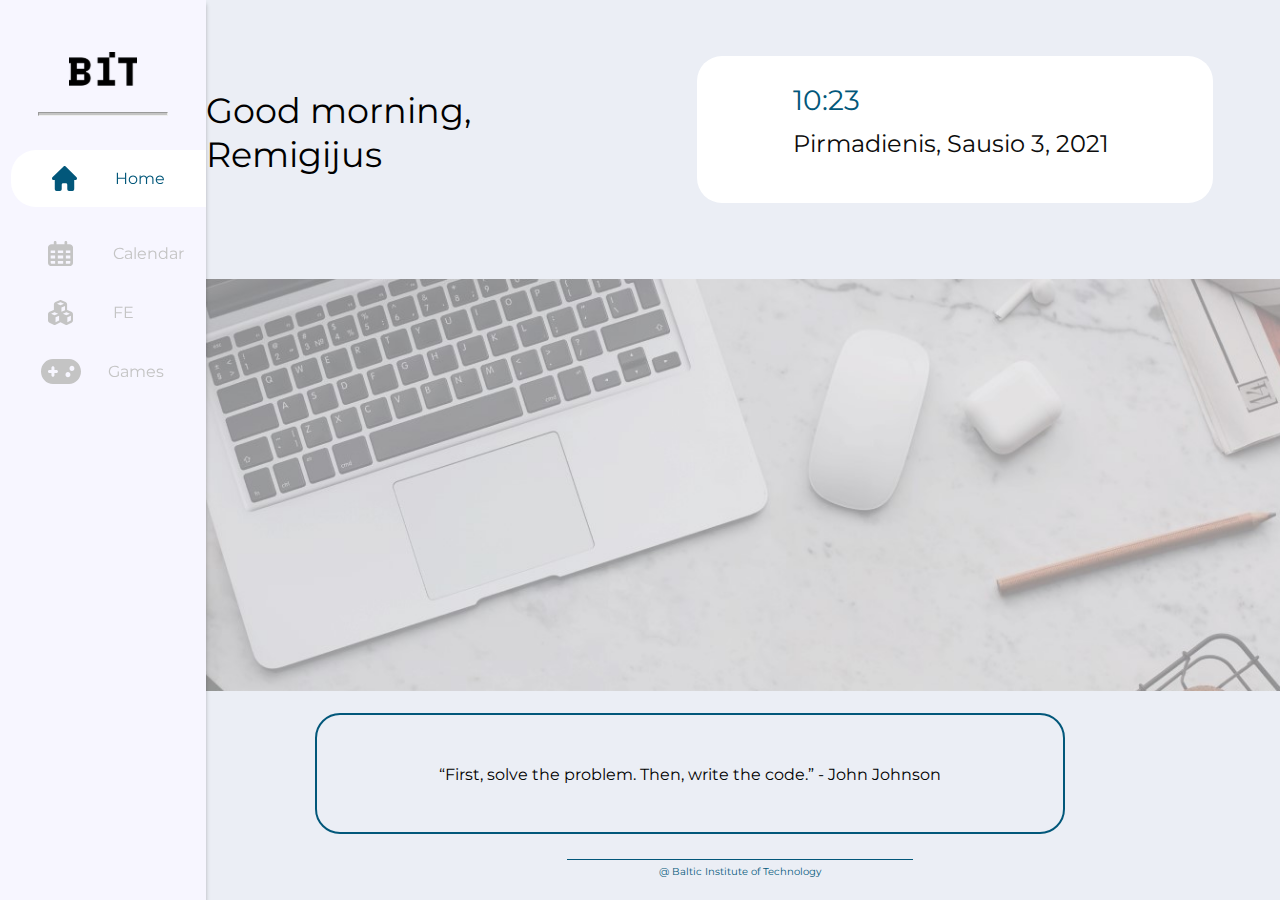
<file: index.html>
<!DOCTYPE html>
<html lang="en">

<head>
    <meta charset="UTF-8">
    <meta http-equiv="X-UA-Compatible" content="IE=edge">
    <meta name="viewport" content="width=device-width, initial-scale=1.0">
    <title>Friday Challenge</title>
    <link rel="stylesheet" type="text/css" href="Styles/layout.css">
    <link rel="stylesheet" type="text/css" href="global.css">
    <link href="https://cdnjs.cloudflare.com/ajax/libs/font-awesome/4.7.0/css/font-awesome.min.css">
    <style>
        @import url('https://fonts.googleapis.com/css2?family=Montserrat:wght@400;500;700&display=swap');
    </style>
</head>

<body>
    <nav>
        <img class="img-logo" src="assets/logo.svg" alt="logo">
        <hr>


        <div class="nav_elements active" id="home-bl">
            <img class="img" src="assets/home.svg" alt="home">
            <a href="home.html">Home</a>
        </div>


        <div class="nav_elements" id="calendar-bl">
            <img class="img" src="assets/calendar.svg" alt="calendar">
            <a href="calendar.html">Calendar</a>

        </div>

        <div class="nav_elements" id="fe-bl">
            <img class="img" src="assets/fe.svg" alt="fe">
            <a href="">FE</a>
        </div>

        <div class="nav_elements" id="games-bl">
            <img class="img" src="assets/games.svg" alt="games">
            <a href="">Games</a>
        </div>
    </nav>

    <main class="home-main">
        <div class="home-text">
            <p>Good morning,</p>
            <p>Remigijus</p>
        </div>

        <div class="home-date">
            <div class="home-date-in-block">
                <p class="home-hours">10:23</p>
                <p class="home-day">Pirmadienis, Sausio 3, 2021</p>
            </div>
        </div>
   
            <img class="home-bg-img" src="assets\home-bg-1.jpg" alt="">
              

        <section class="home-quote">
            <p class="quote">“First, solve the problem. Then, write the code.” - John Johnson</p>
        </section>
    </main>

    <footer>
        <div class="footer_line"></div>
        <p>@ Baltic Institute of Technology</p>
    </footer>

</body>

</html>

</html>

</html>
</file>
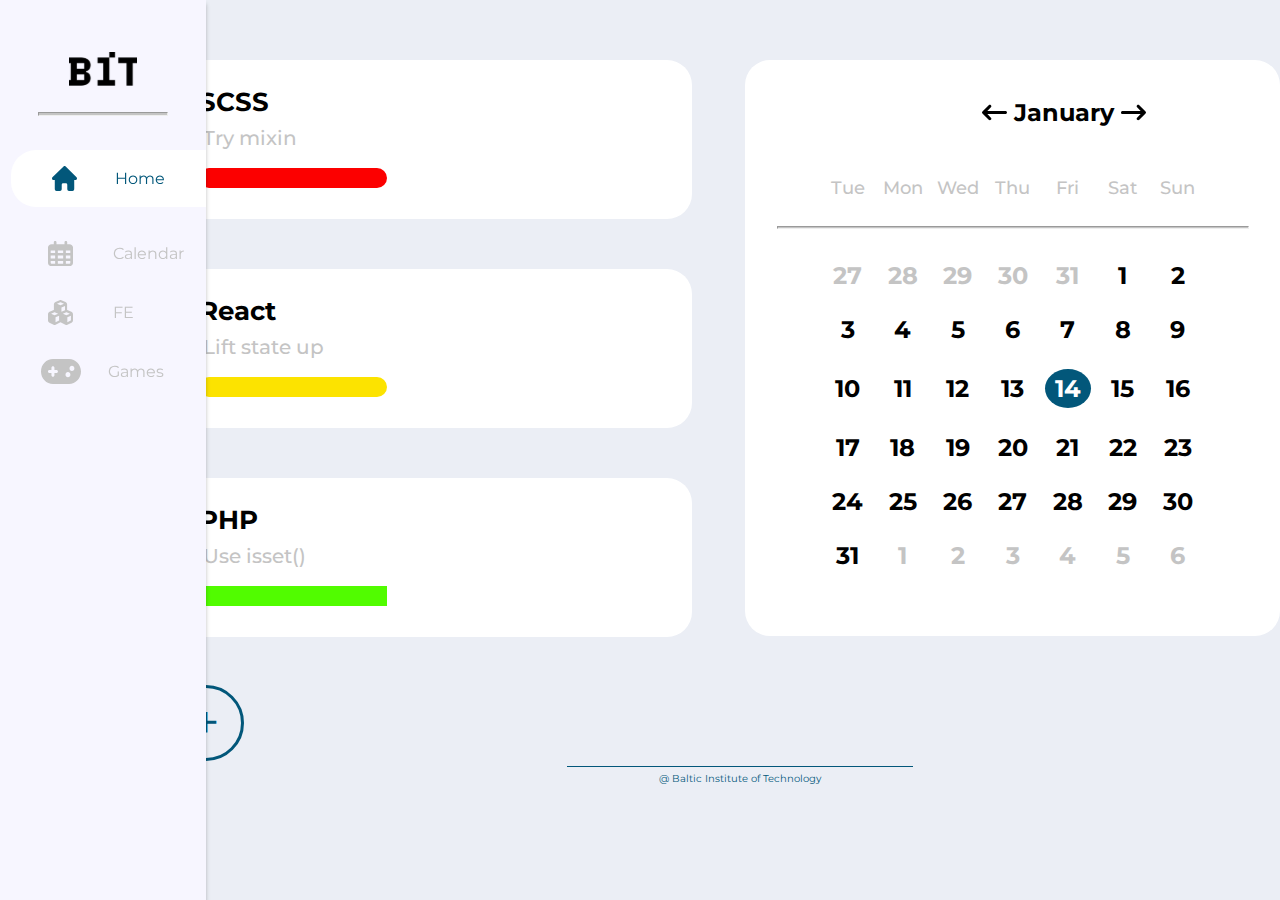
<file: calendar.html>
<!DOCTYPE html>
<html lang="en">

<head>
    <meta charset="UTF-8">
    <meta http-equiv="X-UA-Compatible" content="IE=edge">
    <meta name="viewport" content="width=device-width, initial-scale=1.0">
    <title>Friday Challenge</title>
    <link rel="stylesheet" type="text/css" href="Styles/layout.css">
    <link rel="stylesheet" type="text/css" href="Styles/calendar.css">
    <link rel="stylesheet" type="text/css" href="global.css">
    <link href="https://cdnjs.cloudflare.com/ajax/libs/font-awesome/4.7.0/css/font-awesome.min.css">
    <style>
        @import url('https://fonts.googleapis.com/css2?family=Montserrat:wght@400;500;700&display=swap');
    </style>
</head>

<body>
    <nav>
        <img class="img-logo" src="assets/logo.svg" alt="logo">
        <hr>


        <div class="nav_elements active" id="home-bl">
            <img class="img" src="assets/home.svg" alt="home">
            <a href="index.html">Home</a>
        </div>


        <div class="nav_elements" id="calendar-bl">
            <img class="img" src="assets/calendar.svg" alt="calendar">
            <a href="calendar.html">Calendar</a>

        </div>

        <div class="nav_elements" id="fe-bl">
            <img class="img" src="assets/fe.svg" alt="fe">
            <a href="">FE</a>
        </div>

        <div class="nav_elements" id="games-bl">
            <img class="img" src="assets/games.svg" alt="games">
            <a href="">Games</a>
        </div>
    </nav>

    <div class="calendar-main">
        <div class="calendar-main-1">

            <div class="scss_block">
                <p class="titles-of-blocks">SCSS</span>
                <p class="text-in-block">Try mixin</p>
                <div class="SCSS_red_row"></div>
            </div>

            <div class="react_block">
                <p class="titles-of-blocks">React</p>
                <p class="text-in-block ">Lift state up</p>
                <div class="react_yellow_row"></div>
            </div>

            <div class="php_block">
                <p class="titles-of-blocks">PHP</p>
                <p class="text-in-block">Use isset()</p>
                <div class="php_green_row"></div>
            </div>

            <!-- <div class="plus_block">
                <p class="plus_text">+</p>
            </div> -->

        </div>

        <div class="calendar-main-2">
            <p class="text-january"><svg width="25" height="17" viewBox="0 0 25 17" fill="none"
                    xmlns="http://www.w3.org/2000/svg">
                    <path
                        d="M0.457673 7.39649L6.70767 1.14648C7.31802 0.536133 8.30679 0.536133 8.91714 1.14648C9.5275 1.75684 9.5275 2.74561 8.91714 3.35596L5.33682 6.9375H23.4374C24.3012 6.9375 24.9999 7.63623 24.9999 8.5C24.9999 9.36377 24.3012 10.0625 23.4374 10.0625H5.33682L8.91983 13.6455C9.53018 14.2559 9.53018 15.2446 8.91983 15.855C8.30997 16.4649 7.3212 16.4658 6.71036 15.855L0.460358 9.60499C-0.152679 8.99317 -0.152679 8.00684 0.457673 7.39649Z"
                        fill="black" />
                </svg> January <svg width="25" height="17" viewBox="0 0 25 17" fill="none"
                    xmlns="http://www.w3.org/2000/svg">
                    <path
                        d="M24.541 9.60352L18.291 15.8535C17.6802 16.4644 16.6914 16.4634 16.0815 15.8535C15.4712 15.2432 15.4712 14.2544 16.0815 13.644L19.668 10.0625H1.5625C0.69873 10.0625 0 9.36426 0 8.45606C0 7.54786 0.69873 6.9375 1.5625 6.9375H19.668L16.085 3.35449C15.4746 2.74414 15.4746 1.75537 16.085 1.14502C16.6953 0.534668 17.6841 0.534668 18.2944 1.14502L24.5444 7.39502C25.1514 8.00684 25.1514 8.99317 24.541 9.60352Z"
                        fill="black" />
                </svg>
            </p>


            <div class="w-days">
                <div>Tue</div>
                <div>Mon</div>
                <div>Wed</div>
                <div>Thu</div>
                <div>Fri</div>
                <div>Sat</div>
                <div>Sun</div>
            </div>
            <hr class="hr2">
            <div class="all-month-days">
               
                <div class="d-grey-clr">27</div>
                <div class="d-grey-clr">28</div>
                <div class="d-grey-clr">29</div>
                <div class="d-grey-clr">30</div>
                <div class="d-grey-clr">31</div>
                <div class="present-m-days">1</div>
                <div class="present-m-days">2</div>
                <div class="present-m-days">3</div>
                <div class="present-m-days">4</div>
                <div class="present-m-days">5</div>
                <div class="present-m-days">6</div>
                <div class="present-m-days">7</div>
                <div class="present-m-days">8</div>
                <div class="present-m-days">9</div>
                <div class="present-m-days">10</div>
                <div class="present-m-days">11</div>
                <div class="present-m-days">12</div>
                <div class="present-m-days">13</div>
                <div class="present-m-days active">14</div>
                <div class="present-m-days">15</div>
                <div class="present-m-days">16</div>
                <div class="present-m-days">17</div>
                <div class="present-m-days">18</div>
                <div class="present-m-days">19</div>
                <div class="present-m-days">20</div>
                <div class="present-m-days">21</div>
                <div class="present-m-days">22</div>
                <div class="present-m-days">23</div>
                <div class="present-m-days">24</div>
                <div class="present-m-days">25</div>
                <div class="present-m-days">26</div>
                <div class="present-m-days">27</div>
                <div class="present-m-days">28</div>
                <div class="present-m-days">29</div>
                <div class="present-m-days">30</div>
                <div class="present-m-days">31</div>
                <div class="d-grey-clr">1</div>
                <div class="d-grey-clr">2</div>
                <div class="d-grey-clr">3</div>
                <div class="d-grey-clr">4</div>
                <div class="d-grey-clr">5</div>
                <div class="d-grey-clr">6</div>

            </div>
        </div>

    </div>

    <div class="plus_block">
        <p class="plus_text">+</p>
    </div>

    <footer>
        <div class="footer_line"></div>
        <p>@ Baltic Institute of Technology</p>
    </footer>

</body>

</html>

</html>

</html>
</file>
<file: Styles/layout.css>
nav {
    position: fixed;
    top: 0px;
    width: 100px;
    height: 100%;
    background: #F7F6FF;
    box-shadow: 0px 4px 4px rgba(0, 0, 0, 0.25);
    z-index: 1;
}

a {
    text-decoration: none;
    color: inherit;
}

.img-logo {
    margin: 52px 0 24px;
    position: relative;
    left: 50%;
    transform: translateX(-50%);
}

hr {
    width: 62px;
    height: 2px;
    background-color: #c4c4c4;
    margin: auto;
    margin-bottom: 32px;
}

.nav_elements {
    display: flex;
    border-radius: 25px 0 0 25px;
    padding: 0;
    align-items: center;
    margin-left: 11px;
    margin: 34px 0 34px 11px;
}

.img {
    position: relative;
    margin-left: 37px;
}

.nav_elements a {
    display: none;
    position: relative;
    font-size: 16px;
    margin-left: 40px;
    color: #c4c4c4;
}

.nav_elements.active a {
    margin-left: 38px;
    color: #02577A;
}

.nav_elements.active {
    padding: 16px;
    background-color: white;
}

.nav_elements.active .img {
    margin-left: 25px;
}

.nav_elements:last-child .img {
    left: -7.5px;
}

.nav_elements:last-child a {
    margin-left: 20px;
}

footer {
    position: relative;
    bottom: 0px;
    width: 100%;
    text-align: center;
    color: #02577A;
    font-size: 16px;
    height: 30px;
    padding-left: 100px;
}

.footer_line {
    width: 346px;
    margin: 0.5rem auto;
    border-bottom: 1px solid #02577a;
}

nav:hover {
    width: 206px;
    transition: 0.1s;
}

nav:hover hr {
    width: 128px;
    transition: 0.1s;
}

nav:hover .nav_elements a {
    display: inline;
}

.nav_elements a:hover {
    text-decoration: underline;
    color: #02577A;
}

.home-text {
    display: inline-block;
    position: relative;
    font-size: 56px;
    width: 341px;
    height: 80px;
    top: 89px;
    left: 206px;
    line-height: 44px;
}
.home-date {
    position: relative;
    float: right;
    width: 516px;
    height: 147px;
    right: 67px;
    margin: 56px 0px;
    background-color: #FFFFFF;
    border-radius: 25px 25px 25px 25px;
}
.home-date-in-block {
    padding: 22px 96px;
    width: 324px;
    height: 103px;
  }
.home-hours {
    color: #02577A;
    font-size: 28px;
    line-height: 44px
}
.home-day {
    color: #0c0c0c;
    font-size: 24px;
    line-height: 44px
}

.home-bg-img {
    width: 100%;
    height: auto;
    object-fit: fill;
    margin: 20px 0 20px 0;
    padding-left: 100px;
}

.home-quote {
    display: flex;
    text-align: center;
    justify-content: space-around;
    padding: 0 0 20px 100px;
}

.quote {
    width: 750px;
    height: 121px;
    border: 2px solid #02577A;
    box-sizing: border-box;
    border-radius: 25px;
    padding: 50px 0;
    font-size: 16px;
}

/* .home-bg-img:hover {
    border: 2px solid blue;
    opacity: 0.8;
} */

@media screen and (max-width: 576px) {
    body {
        width: 576px;
        height: 817px;
    }

    .home-date {
        display: block;
        position: absolute;
        top: 44px;
        left: 125px;
        width: 419px;
        height: 147px;
    }

    .home-text {
        display: block;
        position: absolute;
        width: 285px;
        height: 80px;
        left: 141px;
        top: 224px;
    }

    .home-bg-img:hover {
        border: 2px solid blue;
         }

    .home-quote {
        width: 433px;
        padding: 60px 10px;
        transform: translateX(-35%);
    }

    /* footer {
        transform: translateX(-140%);
    } */

}
</file>
<file: global.css>
* {
    margin: 0;
    padding: 0;
    font-size: 62.5%;
}
body {
    /* height: 906px;
    width: 1440px; */
    background: #ebeef5;
    font-family: 'Montserrat', sans-serif;
}
</file>
<file: Styles/calendar.css>
.calendar-main {
 display: flex;
}

.calendar-main-1{
display: grid;
width: 576px;
height: 576px;
grid-gap: 50px;
margin-left: 157px;
margin-top: 60px;
grid-template-rows: 159px 159px 159px;
}

.calendar-main-2{
    margin-left: 53px;
    margin-top: 60px;
    width: 576px;
    height: 576px;
    background-color: #FFFFFF;
    border-radius: 25px 25px 25px 25px;

    
    }
.scss_block {
    background-color: #FFFFFF;
    border-radius: 25px 25px 25px 25px;
}

.react_block{
    background-color: #FFFFFF;
    border-radius: 25px 25px 25px 25px;
}

.php_block {
     background-color: #FFFFFF;
    border-radius: 25px 25px 25px 25px;   
}

.titles-of-blocks {
    font-size: 26px;
    font-weight: 700;
    margin-left: 42px;
    margin-top: 26px;
}

.text-in-block{
    font-size: 20px;
    font-weight: 500;
    color: #C4C4C4;
    margin-left: 46px;
    margin-top: 8px;
}

.SCSS_red_row{
    width: 188px;
    height: 20px;
    background-color: #FC0000;
    border-radius: 25px 25px 25px 25px; 
    margin-top: 18px;
    margin-left: 42px;
}

.react_yellow_row {
    width: 188px;
    height: 20px;
    background-color: #FCE300;
    border-radius: 25px 25px 25px 25px; 
    margin-top: 18px;
    margin-left: 42px;
}

.php_green_row {
    width: 188px;
    height: 20px;
    background-color:#51FC00;
    margin-top: 18px;
    margin-left: 42px;
}

/* Second block */

.text-january {
    font-size: 24px;
    font-weight: 700;
    margin-left: 237px;
    margin-top: 38px;
}

.w-days {
    display: grid;
    width: 380px;
    grid-template-columns: repeat(7,1fr);
    column-gap: 5px;
    row-gap: 25px;
    margin: auto;
    font-size: 28px;
    font-weight: 500;
    color: #C4C4C4;
    text-align: center;
    word-spacing: 15px;
    margin-top: 50px;
}

.hr2 {
    margin-top: 28px;
    height: 1px;
    width: 470px;
    background-color: #C4C4C4;
}

.all-month-days {
    display: grid;
    width: 380px;
    height: 300px;
    column-gap: 5px;
    row-gap: 25px;
    margin: auto;
    grid-template-columns: repeat(7,1fr);
    grid-template-rows: repeat(7,1fr);
}

.d-grey-clr {
    font-size: 24px;
    font-weight: 700;
    margin:auto;
    color:#C4C4C4;
}
.present-m-days {
    font-size: 24px;
    font-weight: 700;
    margin:auto;
    color:#000000
}

.present-m-days.active {
    background-color: #02577A;
    color: white;
    margin:auto;
    border-radius: 50%;
    padding: 5px 10px;
    
}

/* Plus button */
.plus_block{
    background-color: #EBEEF5;
    width: 70px;
    height: 70px;
    margin-left: 168px;
    margin-top: 49px;
    border: 3px solid #02577A;
    border-radius: 50%;
}

.plus_text {
    color:#02577A;
    font-size: 48px;
    text-align: center;
    padding: 5px;

}
.plus_block:hover{
    background-color: #02577A;
    border: 3px solid rgb(84, 181, 230);
}

.plus_block:hover .plus_text {
    color:white;
    text-decoration-line: underline;
    text-decoration-color: rgb(84, 181, 230);
}

@media screen and (max-width: 576px) {
    body {
        width: 576px;
    }
</file>
